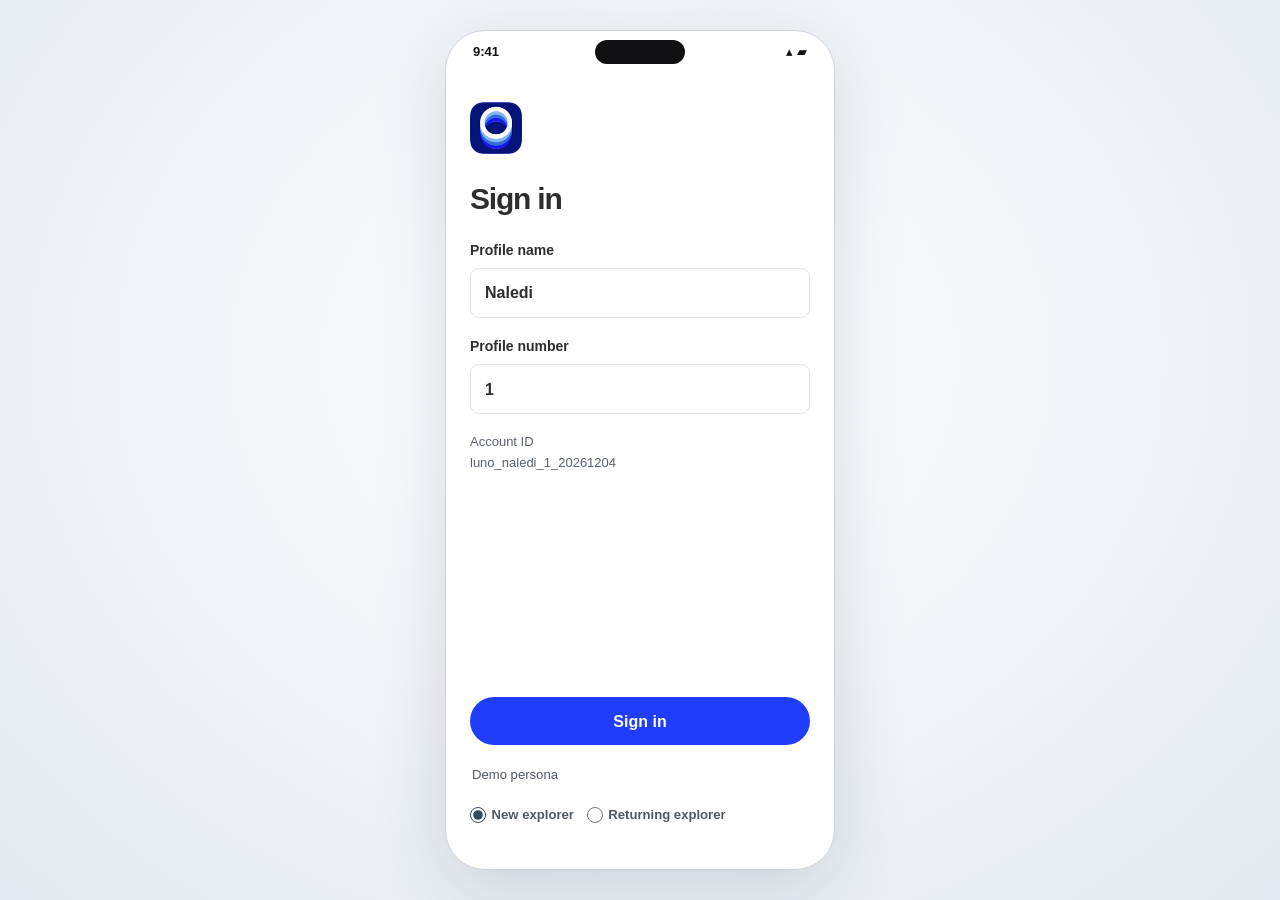
<file: index.html>
<!doctype html>
<html lang="en-ZA"><head><meta charset="utf-8"><meta name="viewport" content="width=device-width,initial-scale=1,viewport-fit=cover"><title>Sign in · Luno</title><link rel="icon" href="./assets/luno.webp"><link rel="stylesheet" href="./assets/app.css"><script defer src="./assets/app.js"></script></head>
<body data-page="launcher" data-root="./"><main class="phone"><div class="status" aria-hidden="true"><strong>9:41</strong><i></i><span>▴ ▰</span></div><div id="view"></div></main><noscript>Enable JavaScript to open Luno.</noscript></body></html>
</file>
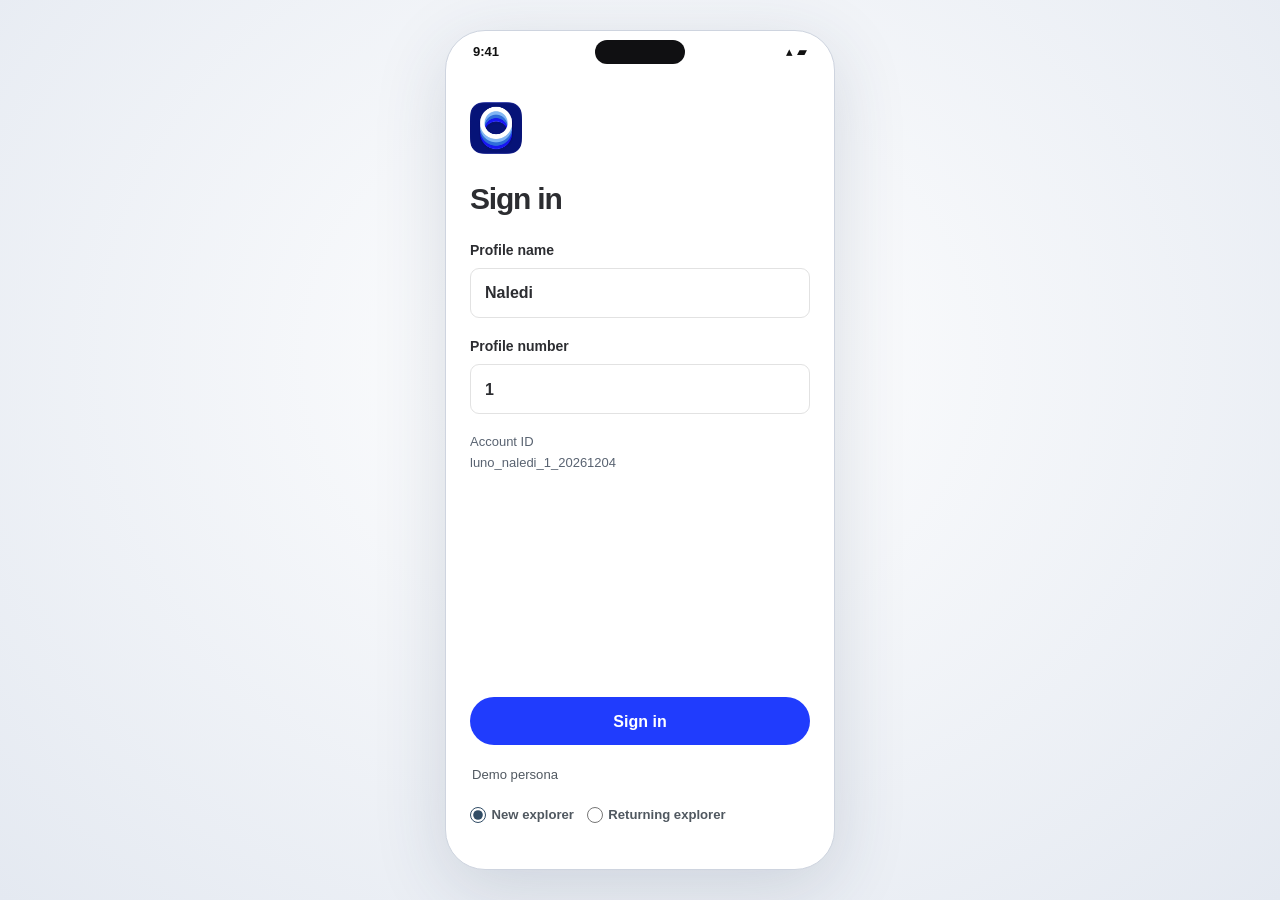
<file: activity/index.html>
<!doctype html>
<html lang="en-ZA"><head><meta charset="utf-8"><meta name="viewport" content="width=device-width,initial-scale=1,viewport-fit=cover"><title>Activity · Luno</title><link rel="icon" href="../assets/luno.webp"><link rel="stylesheet" href="../assets/app.css"><script defer src="../assets/app.js"></script></head>
<body data-page="activity" data-root="../"><main class="phone"><div class="status" aria-hidden="true"><strong>9:41</strong><i></i><span>▴ ▰</span></div><div id="view"></div></main><noscript>Enable JavaScript to open Luno.</noscript></body></html>
</file>
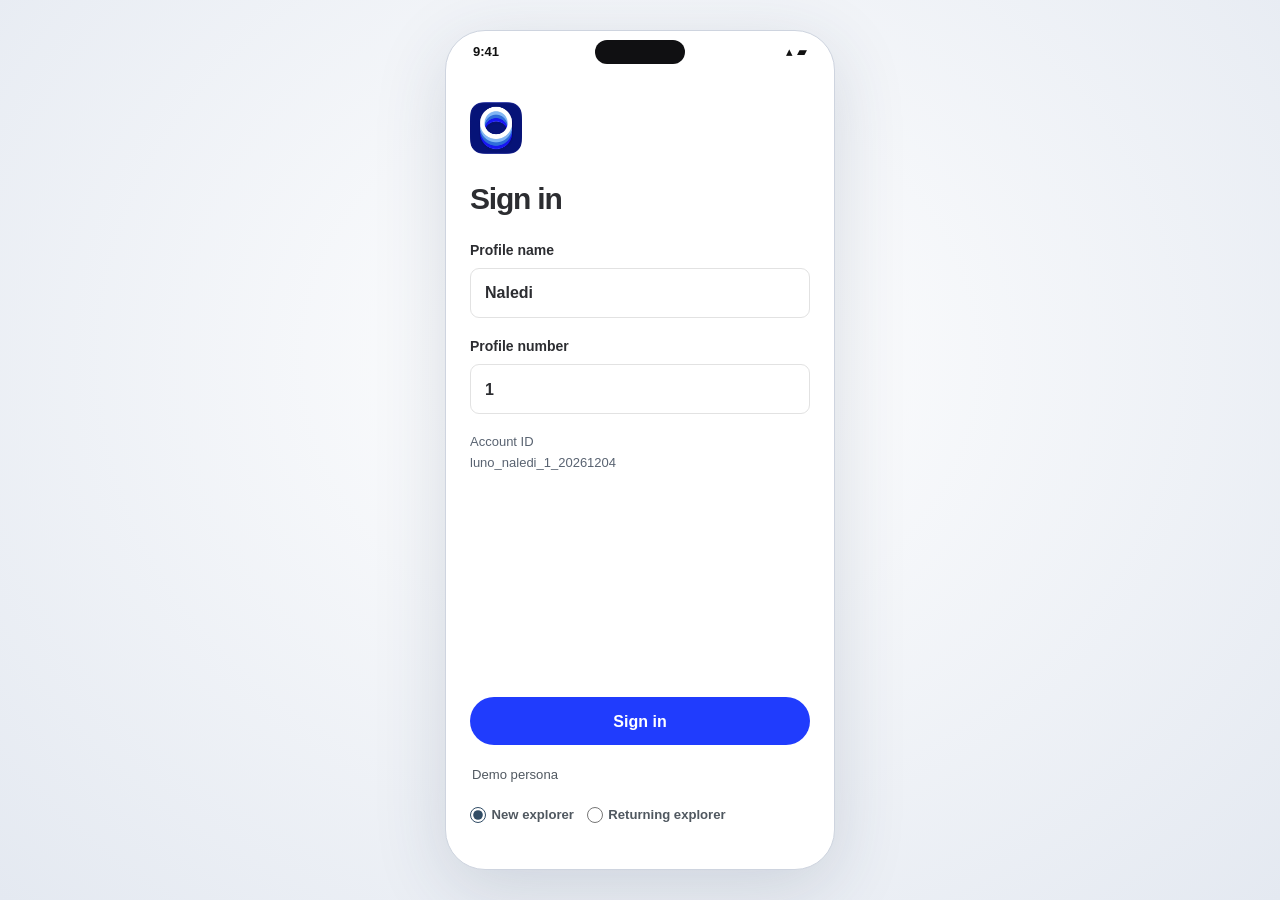
<file: explore/index.html>
<!doctype html>
<html lang="en-ZA"><head><meta charset="utf-8"><meta name="viewport" content="width=device-width,initial-scale=1,viewport-fit=cover"><title>Explore · Luno</title><link rel="icon" href="../assets/luno.webp"><link rel="stylesheet" href="../assets/app.css"><script defer src="../assets/app.js"></script></head>
<body data-page="explore" data-root="../"><main class="phone"><div class="status" aria-hidden="true"><strong>9:41</strong><i></i><span>▴ ▰</span></div><div id="view"></div></main><noscript>Enable JavaScript to open Luno.</noscript></body></html>
</file>
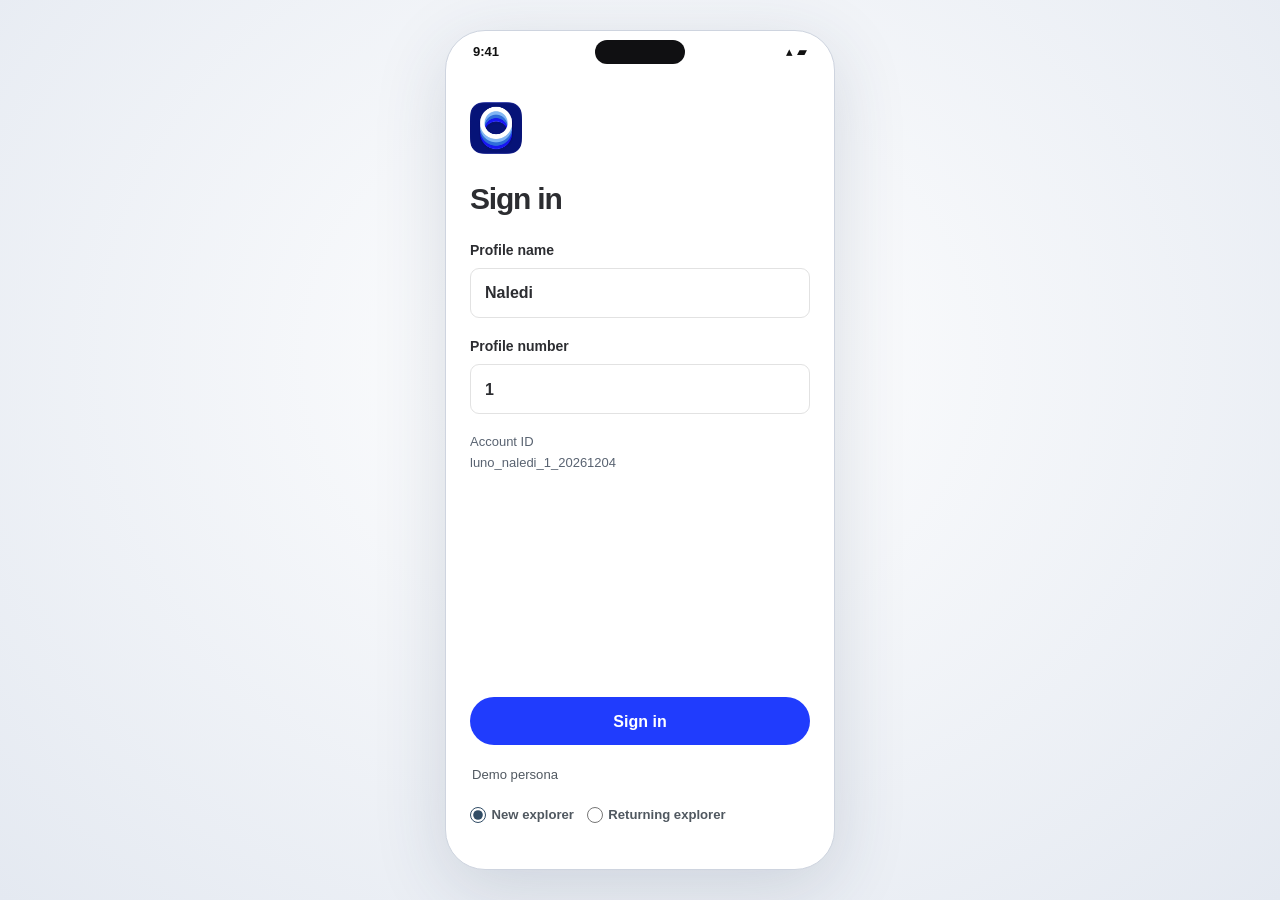
<file: portfolio/index.html>
<!doctype html>
<html lang="en-ZA"><head><meta charset="utf-8"><meta name="viewport" content="width=device-width,initial-scale=1,viewport-fit=cover"><title>Portfolio · Luno</title><link rel="icon" href="../assets/luno.webp"><link rel="stylesheet" href="../assets/app.css"><script defer src="../assets/app.js"></script></head>
<body data-page="portfolio" data-root="../"><main class="phone"><div class="status" aria-hidden="true"><strong>9:41</strong><i></i><span>▴ ▰</span></div><div id="view"></div></main><noscript>Enable JavaScript to open Luno.</noscript></body></html>
</file>
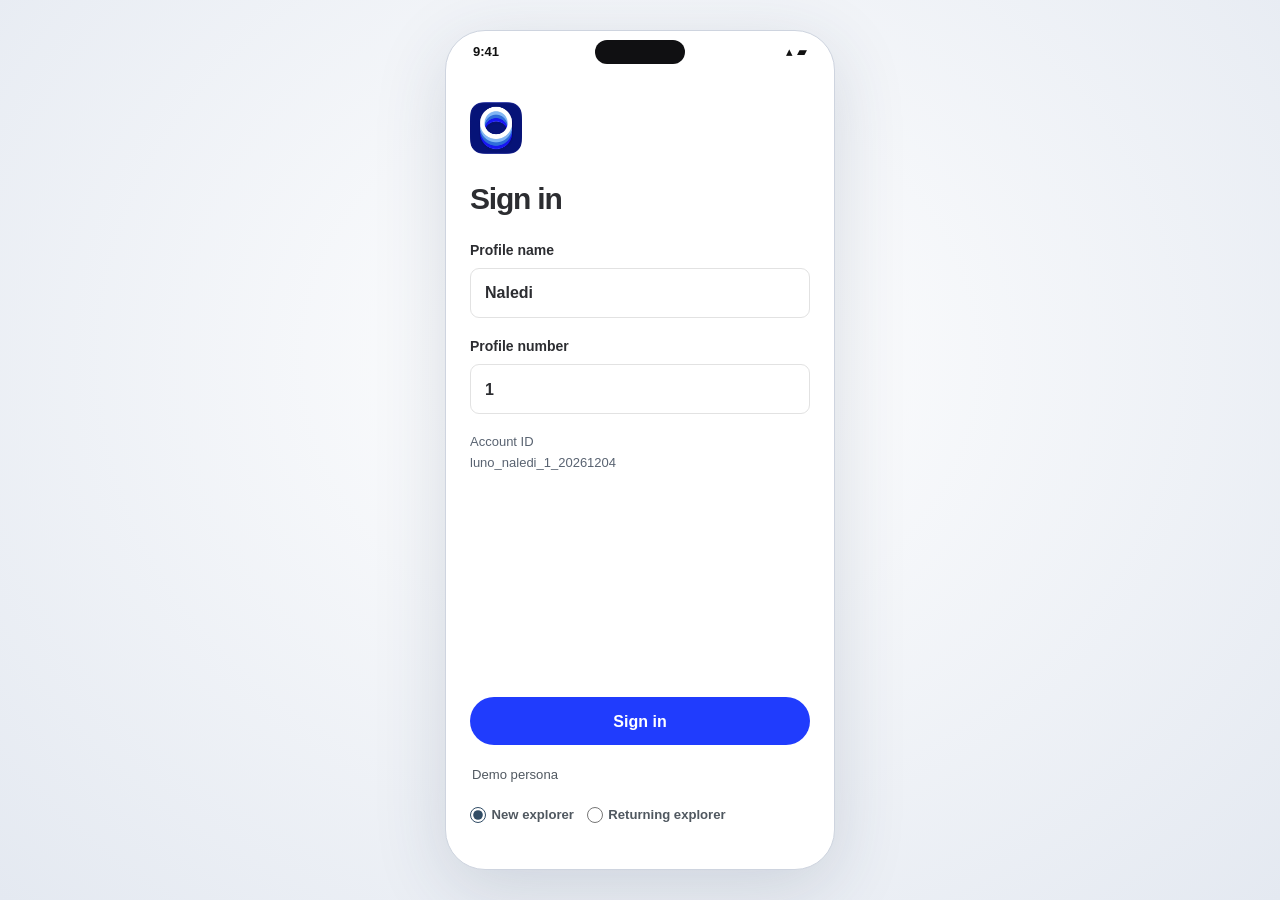
<file: activity/order/index.html>
<!doctype html>
<html lang="en-ZA"><head><meta charset="utf-8"><meta name="viewport" content="width=device-width,initial-scale=1,viewport-fit=cover"><title>Order details · Luno</title><link rel="icon" href="../../assets/luno.webp"><link rel="stylesheet" href="../../assets/app.css"><script defer src="../../assets/app.js"></script></head>
<body data-page="details" data-root="../../"><main class="phone"><div class="status" aria-hidden="true"><strong>9:41</strong><i></i><span>▴ ▰</span></div><div id="view"></div></main><noscript>Enable JavaScript to open Luno.</noscript></body></html>
</file>
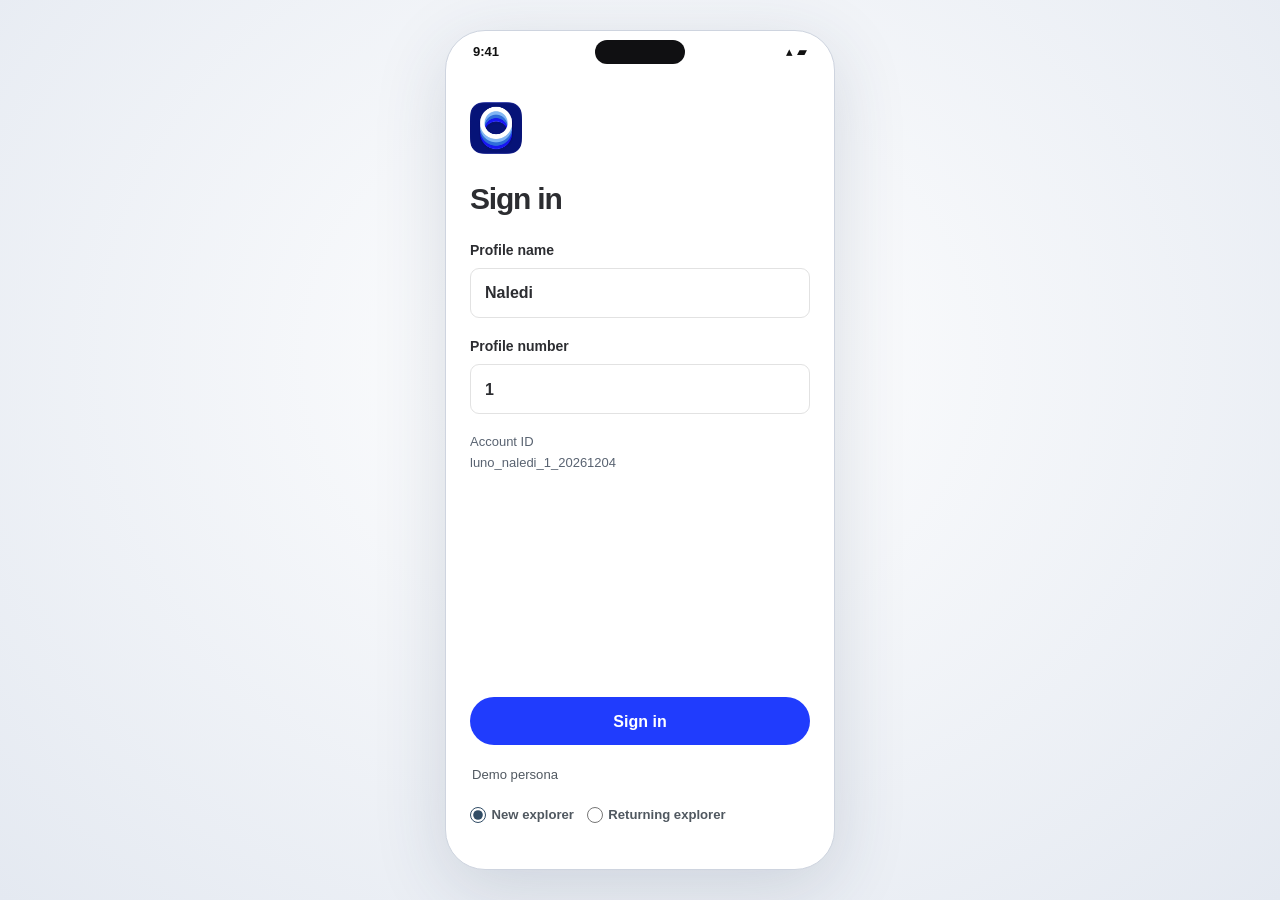
<file: order/confirmation/index.html>
<!doctype html>
<html lang="en-ZA"><head><meta charset="utf-8"><meta name="viewport" content="width=device-width,initial-scale=1,viewport-fit=cover"><title>Confirmation · Luno</title><link rel="icon" href="../../assets/luno.webp"><link rel="stylesheet" href="../../assets/app.css"><script defer src="../../assets/app.js"></script></head>
<body data-page="confirmation" data-root="../../"><main class="phone"><div class="status" aria-hidden="true"><strong>9:41</strong><i></i><span>▴ ▰</span></div><div id="view"></div></main><noscript>Enable JavaScript to open Luno.</noscript></body></html>
</file>
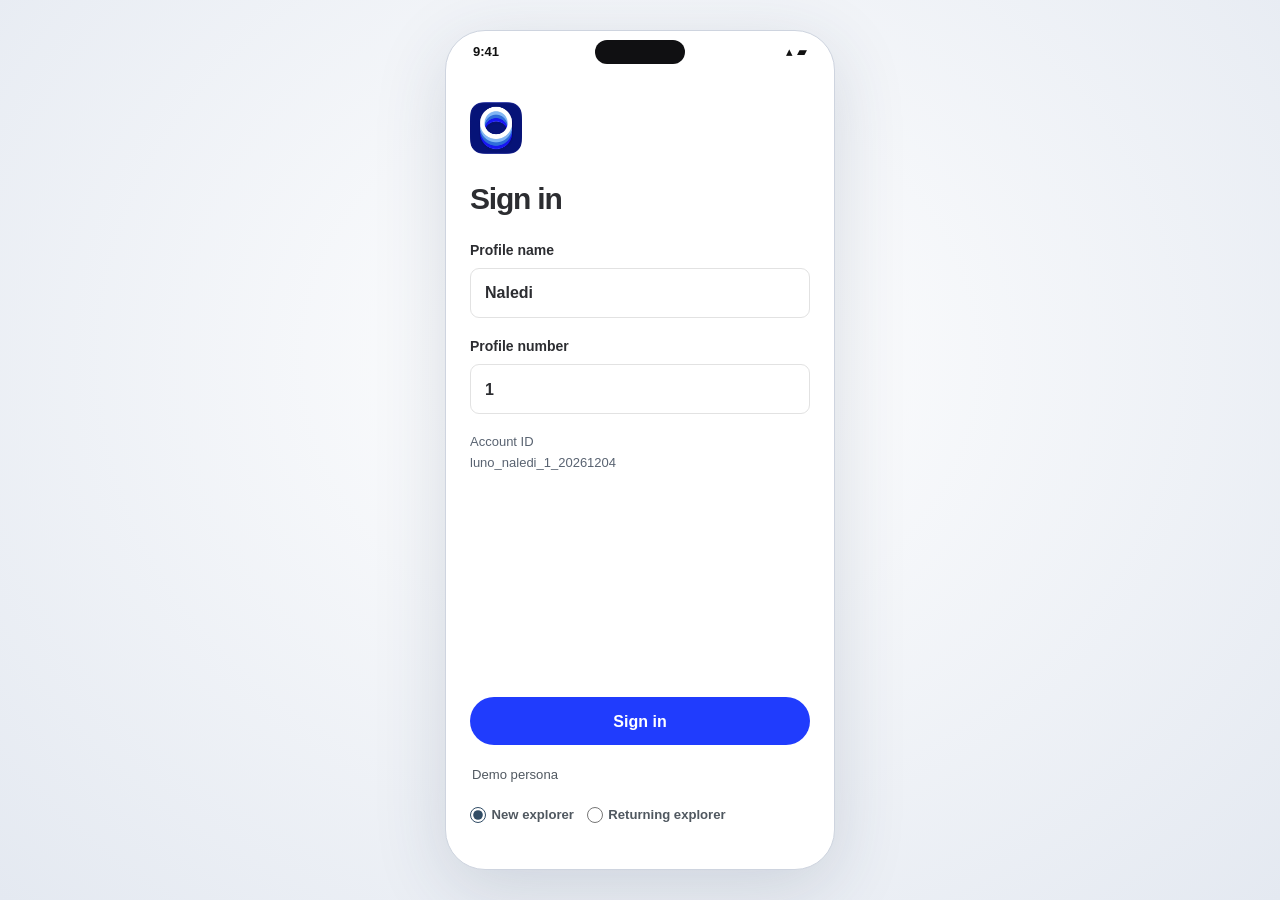
<file: order/preview/index.html>
<!doctype html>
<html lang="en-ZA"><head><meta charset="utf-8"><meta name="viewport" content="width=device-width,initial-scale=1,viewport-fit=cover"><title>Order preview · Luno</title><link rel="icon" href="../../assets/luno.webp"><link rel="stylesheet" href="../../assets/app.css"><script defer src="../../assets/app.js"></script></head>
<body data-page="preview" data-root="../../"><main class="phone"><div class="status" aria-hidden="true"><strong>9:41</strong><i></i><span>▴ ▰</span></div><div id="view"></div></main><noscript>Enable JavaScript to open Luno.</noscript></body></html>
</file>
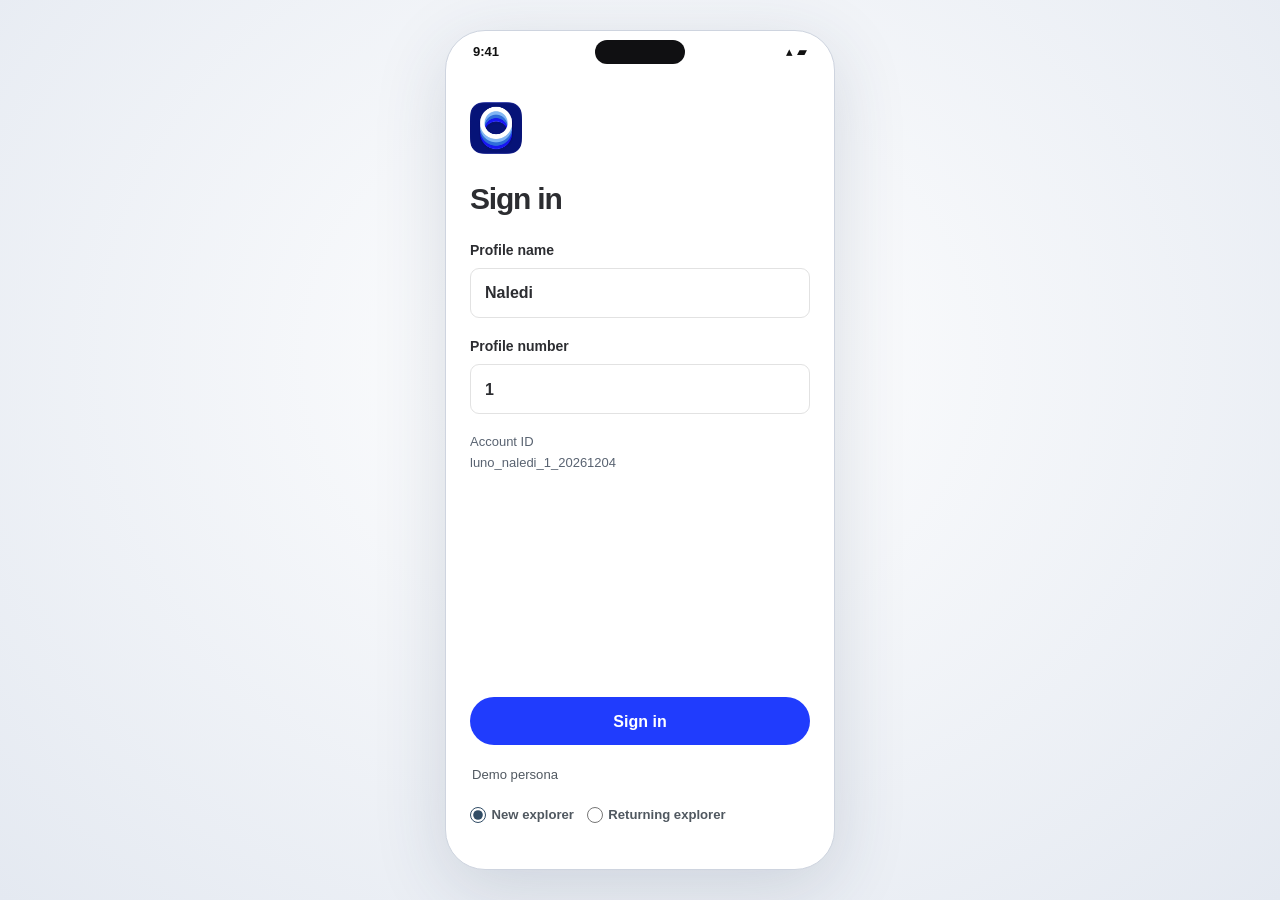
<file: portfolio/cape-meridian/index.html>
<!doctype html>
<html lang="en-ZA"><head><meta charset="utf-8"><meta name="viewport" content="width=device-width,initial-scale=1,viewport-fit=cover"><title>Cape Meridian holding · Luno</title><link rel="icon" href="../../assets/luno.webp"><link rel="stylesheet" href="../../assets/app.css"><script defer src="../../assets/app.js"></script></head>
<body data-page="holding" data-root="../../"><main class="phone"><div class="status" aria-hidden="true"><strong>9:41</strong><i></i><span>▴ ▰</span></div><div id="view"></div></main><noscript>Enable JavaScript to open Luno.</noscript></body></html>
</file>
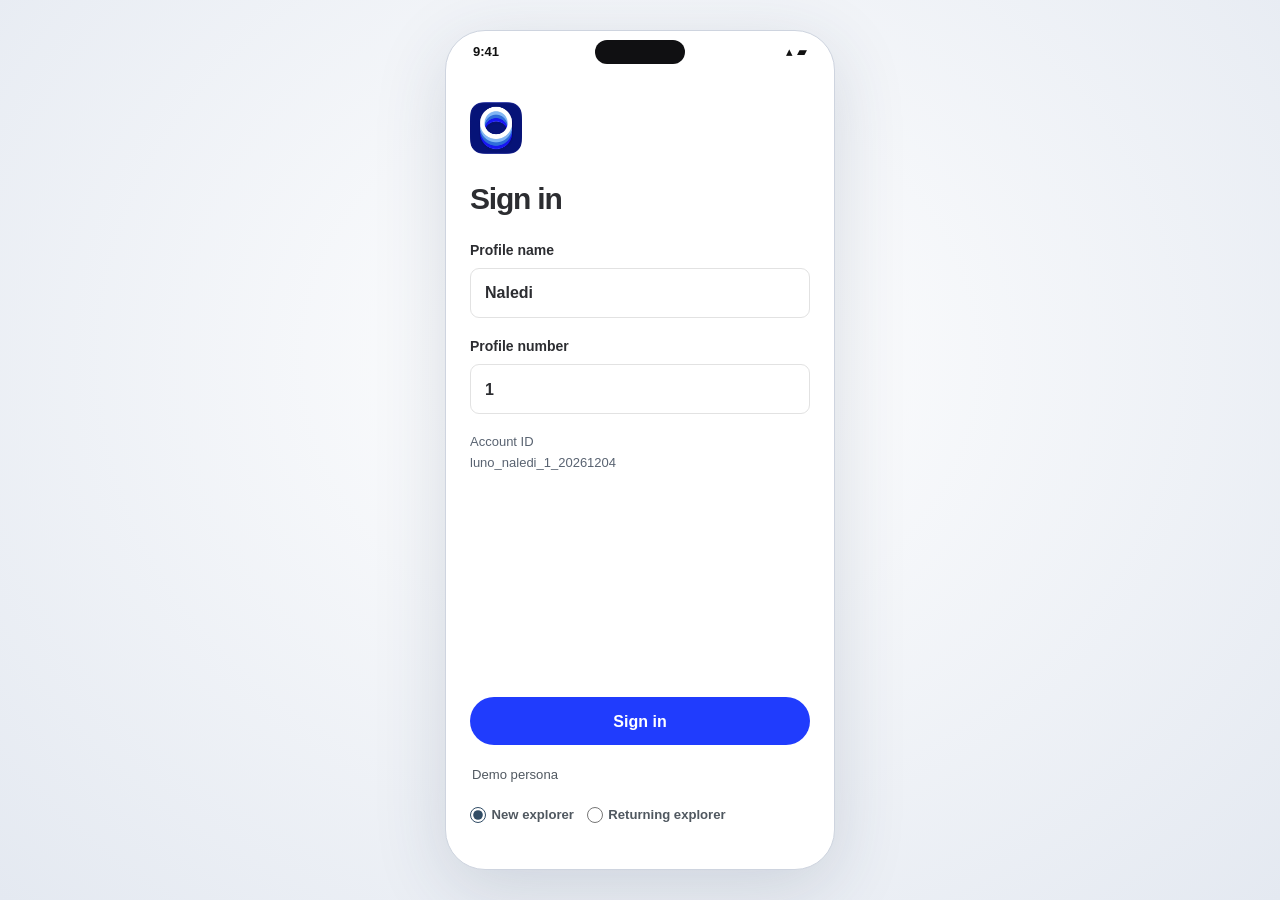
<file: stocks/cape-meridian/index.html>
<!doctype html>
<html lang="en-ZA"><head><meta charset="utf-8"><meta name="viewport" content="width=device-width,initial-scale=1,viewport-fit=cover"><title>Cape Meridian · Luno</title><link rel="icon" href="../../assets/luno.webp"><link rel="stylesheet" href="../../assets/app.css"><script defer src="../../assets/app.js"></script></head>
<body data-page="stock" data-root="../../"><main class="phone"><div class="status" aria-hidden="true"><strong>9:41</strong><i></i><span>▴ ▰</span></div><div id="view"></div></main><noscript>Enable JavaScript to open Luno.</noscript></body></html>
</file>
<file: assets/app.css>
:root{--white:#fff;--ink:#2c2d31;--line:#e2e2e2;--positive:#257c5e;--soft:#f3f5f9;--blue:#203cfd;--muted:#596371;font:16px/1.45 -apple-system,BlinkMacSystemFont,"Helvetica Neue",Arial,sans-serif;color:var(--ink)}
*{box-sizing:border-box}[hidden]{display:none!important}body{margin:0;min-height:100svh;display:grid;place-items:center;background:radial-gradient(ellipse at 50% 40%,#fff,#e4e9f1)}button,input,select,a{font:inherit}button,a{touch-action:manipulation}button{color:inherit;background:white;border:0;cursor:pointer}button:disabled{cursor:default;color:#79818d}button:not(:disabled):hover,a:hover{filter:brightness(.91)}:focus-visible{outline:3px solid var(--blue);outline-offset:3px}a{color:var(--blue)}.phone{width:min(100%,390px);height:min(840px,96svh);border-radius:40px;background:white;overflow:hidden;display:flex;flex-direction:column;position:relative;box-shadow:0 18px 72px #26385629;border:1px solid #ced4df}.status{display:flex;align-items:center;justify-content:space-between;padding:12px 27px 8px;font-size:13px;color:#111}.status i{width:90px;height:24px;background:#101012;border-radius:30px;position:absolute;left:50%;transform:translateX(-50%)}#view{display:flex;flex:1;flex-direction:column;min-height:0}header{padding:4px 17px;display:flex;align-items:center;justify-content:space-between;min-height:54px}header strong{font-size:15px}.wordmark{display:inline-flex;gap:8px;align-items:center;font-size:22px;letter-spacing:-1px}.wordmark img{width:27px;height:27px;border-radius:8px}.icon{width:44px;height:44px;display:grid;place-items:center;border-radius:50%;color:var(--ink);text-decoration:none}.ico{width:21px;height:21px;display:block;fill:none;stroke:currentColor;stroke-width:1.7;stroke-linecap:round;stroke-linejoin:round}.scroll{overflow:auto;flex:1;padding:16px 22px 24px}.actions{padding:12px 22px max(22px,env(safe-area-inset-bottom));background:white}.cta,.secondary{display:block;width:100%;min-height:48px;padding:12px;border-radius:999px;font-weight:650;text-align:center}.cta{background:var(--blue);color:white}.secondary{color:var(--blue);margin-top:4px}.tabs,nav{display:flex;justify-content:space-around;border-bottom:1px solid var(--line)}.tabs>* ,nav>*{flex:1;text-align:center;display:grid;justify-items:center;align-content:center;gap:3px;font-size:12px;min-height:55px}.active{color:var(--blue);font-weight:650}.tabs .active{border-bottom:3px solid var(--blue)}nav{border-top:1px solid var(--line);border-bottom:0;padding:4px 6px 14px}nav>*{font-size:10px}.card{border:1px solid var(--line);border-radius:10px;padding:16px;display:block;color:inherit;text-decoration:none}.row,dl div,.subhead{display:flex;align-items:center;justify-content:space-between;gap:10px}.row{margin-top:8px}.assetmark{display:inline-grid;place-items:center;width:32px;height:32px;border-radius:50%;background:#173c41;color:#d9f8d8;font:italic bold 18px Georgia}.money{font-variant-numeric:tabular-nums}.spark{width:60px;height:24px;color:var(--positive)}small,.muted,.eyebrow,dt{color:var(--muted)}small{font-size:13px}.eyebrow{font-size:13px;font-weight:600}.positive{color:var(--positive)}h1,h2,p{margin:0 0 12px}h1{font-size:30px;line-height:1.13;letter-spacing:-1.2px}h2{font-size:19px;letter-spacing:-.5px}.price{font-size:42px;font-weight:550;letter-spacing:-2.4px;line-height:1.15;margin:8px 0}.chart{width:100%;height:155px;margin:14px 0;color:var(--positive)}.section{border-top:1px solid var(--line);margin-top:20px;padding-top:20px}.textbtn{padding:8px 0;color:var(--blue);min-height:44px;font-weight:600}.notice{padding:14px 16px;background:var(--soft);border-radius:12px;font-size:14px}.receipt{margin:22px 0}.receipt div{padding:12px 0;border-bottom:1px solid var(--line)}dd{margin:0;font-weight:600}.seal{width:54px;height:54px;border-radius:50%;background:#e8f5ef;color:var(--positive);display:grid;place-items:center;font-size:30px;margin:15px 0}.launcher{padding-top:42px}.launcher .wordmark{margin-bottom:25px}label{display:grid;gap:5px;font-size:14px;font-weight:600;margin:15px 0}input,select{border:1px solid var(--line);border-radius:9px;padding:11px;width:100%;min-height:45px;background:white;color:var(--ink)}output{overflow-wrap:anywhere}.overlay{position:absolute;inset:0;background:#17202b60;display:flex;align-items:flex-end;z-index:3}.sheet{width:100%;max-height:90%;overflow:auto;background:#fff;padding:12px 24px 25px;border-radius:24px 24px 0 0}.handle{width:40px;height:4px;background:#d4d7dd;border-radius:5px;margin:0 auto 20px}.sheet p{margin:14px 0 22px}.mini{font-size:13px}.callout{padding:12px;background:#fff6df} @media(max-width:430px){.phone{width:100%;height:100dvh;border:0;border-radius:0}.status{padding-top:max(12px,env(safe-area-inset-top))}}@media(max-height:550px){.phone{height:100dvh}.status{display:none}}
/* One reference comparison pass: shorter active indicator and tighter list gutters. */
.tabs .active{border-bottom:0;position:relative}.tabs .active:after{content:"";position:absolute;bottom:0;width:54px;height:3px;border-radius:3px;background:var(--blue)}.listing{padding:9px 16px 24px}.money{text-align:right}.sr-only{position:absolute;width:1px;height:1px;margin:-1px;overflow:hidden;clip-path:inset(50%);white-space:nowrap}

/* Sign-in uses the same white surface and bottom action as the order screens. */
.launcher {
  display: flex;
  flex-direction: column;
  padding: 32px 24px max(24px, env(safe-area-inset-bottom));
}
.launcher .wordmark { margin-bottom: 28px; }
.launcher .wordmark img { width: 52px; height: 52px; border-radius: 12px; }
.launcher h1 { margin-bottom: 24px; }
.launcher form { display: flex; flex: 1 0 auto; flex-direction: column; }
.launcher label { margin: 0 0 18px; gap: 8px; }
.launcher input { min-height: 50px; padding-inline: 14px; font-size: 16px; }
.profile-reference { margin: 0 0 28px; color: var(--muted); font-size: 13px; line-height: 1.6; }
.launcher .cta { margin-top: auto; }
.nav-link { color: inherit; text-decoration: none; }
a.cta { text-decoration: none; }
.purchase + .purchase { margin-top: 10px; }
a.textbtn { display: inline-flex; align-items: center; }

.launcher fieldset.persona{margin:1.25rem 0 0;padding:0;border:0;color:#505860;font-size:.82rem}
.launcher .persona legend{margin-bottom:.35rem}
.launcher .persona label{display:inline-flex;align-items:center;gap:.35rem;margin:0 .8rem 0 0;min-height:36px;font-size:.82rem}
.launcher .persona input{width:1rem;height:1rem;margin:0;accent-color:#314c65}
</file>
